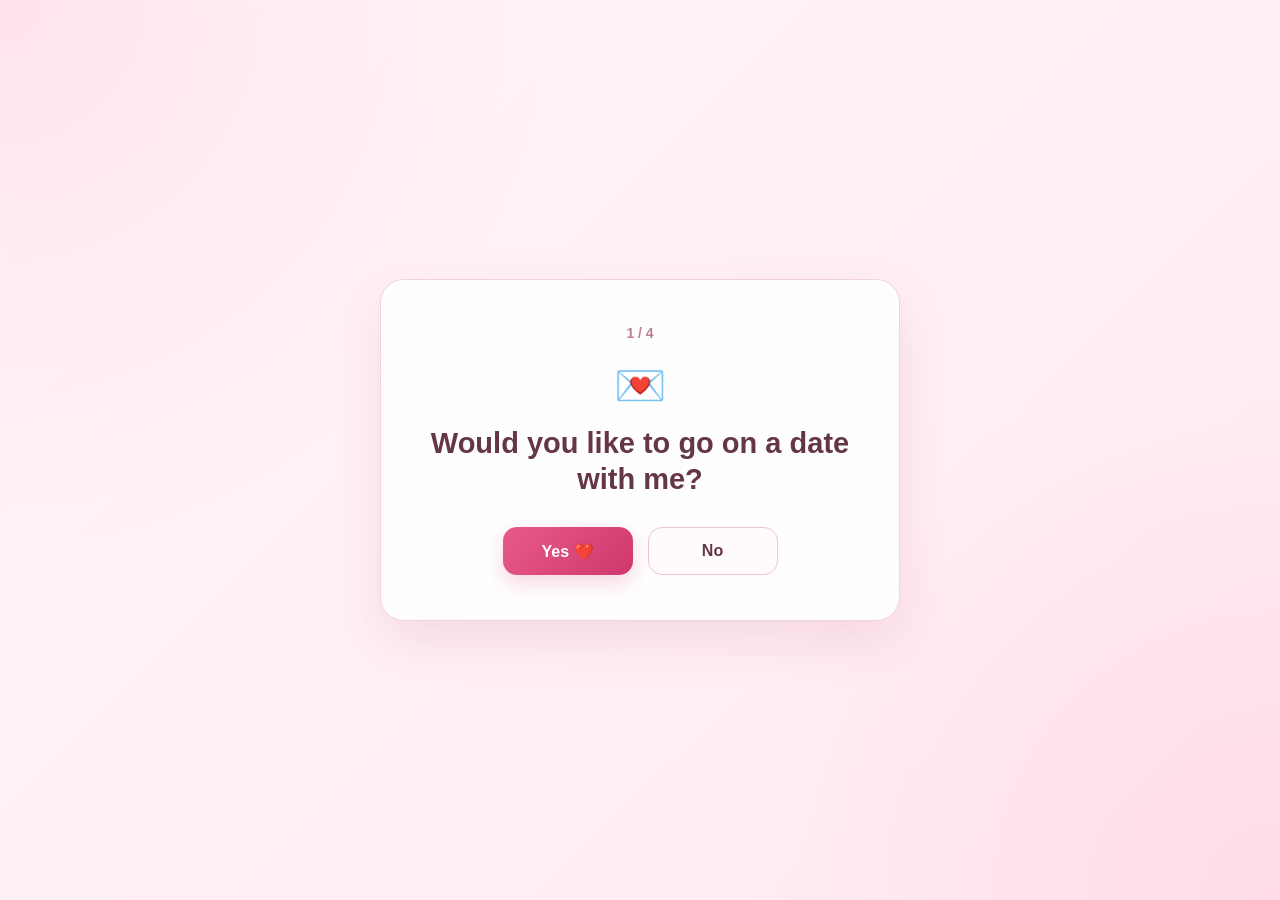
<file: index.html>
<!DOCTYPE html>
<html lang="en">
<head>
    <meta charset="UTF-8">
    <meta name="viewport" content="width=device-width, initial-scale=1.0">
    <title>One Little Question ❤️</title>
    <link rel="stylesheet" href="style.css">
</head>

<body>

<main class="card">

    <div class="step">1 / 4</div>

    <div class="emoji">💌</div>

    <h1>Would you like to go on a date with me?</h1>

    <div class="buttons">

        <a href="date.html" class="btn yes-btn">
            Yes ❤️
        </a>

        <button id="noButton" class="btn no-btn">
            No
        </button>

    </div>

</main>


<script>

// The "No" button escapes the cursor and eventually disappears.

const noButton = document.getElementById("noButton");

let attempts = 0;

function escapeButton(event) {

    event.preventDefault();

    attempts++;

    // After several attempts, hide the button completely.
    if (attempts >= 10) {

        noButton.style.opacity = "0";
        noButton.style.transform = "scale(0)";

        setTimeout(() => {
            noButton.style.display = "none";
        }, 400);

        return;
    }

    // Move the button to a random position.
    const x = (Math.random() - 0.5) * 300;
    const y = (Math.random() - 0.5) * 200;

    // Make the button slightly smaller after every attempt.
    const scale = Math.max(0.35, 1 - attempts * 0.07);

    noButton.style.transform =
        `translate(${x}px, ${y}px) scale(${scale})`;
}

noButton.addEventListener("mouseenter", escapeButton);

noButton.addEventListener(
    "touchstart",
    escapeButton,
    { passive: false }
);

noButton.addEventListener("click", escapeButton);

</script>

</body>
</html>
</file>
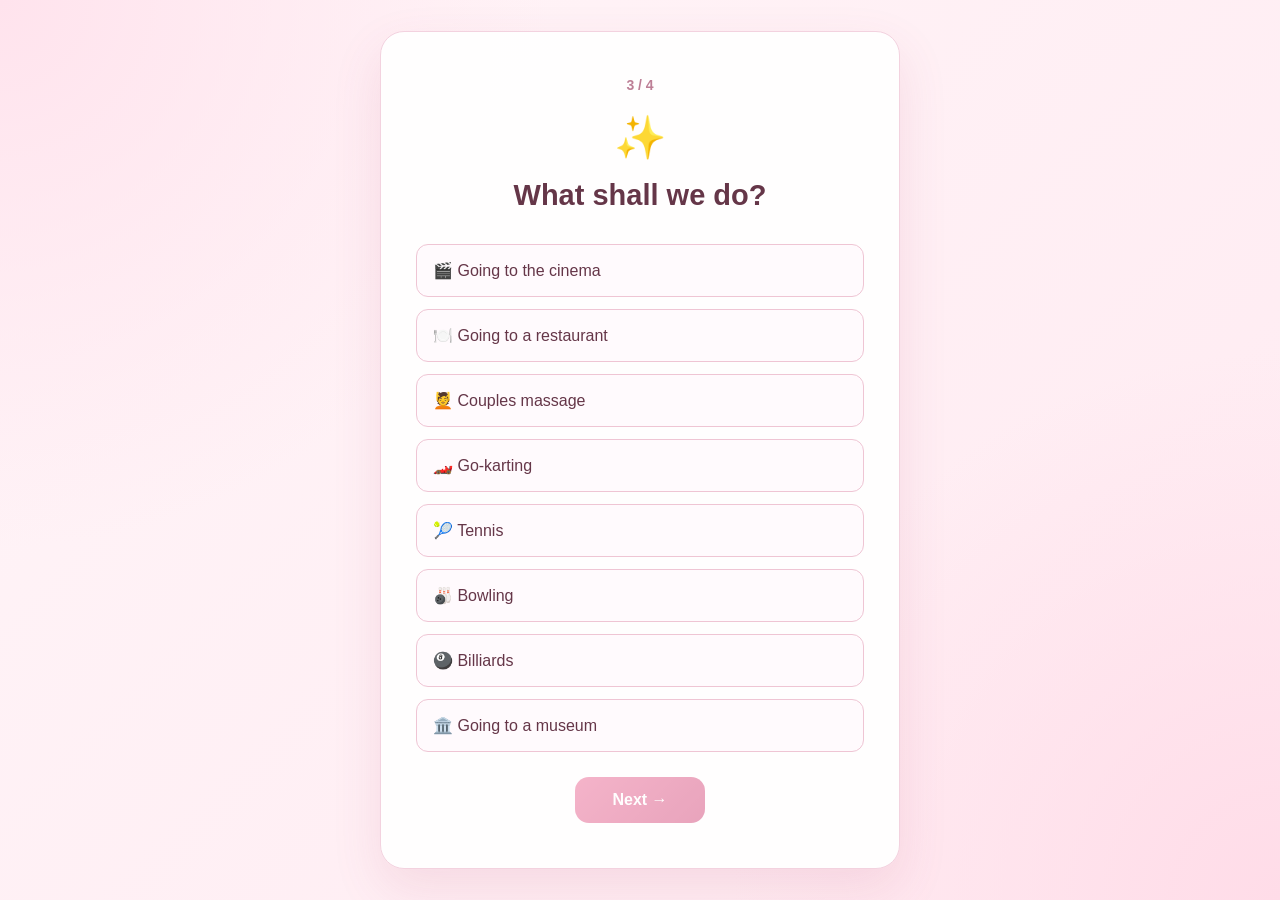
<file: activity.html>
<!DOCTYPE html>
<html lang="en">
<head>
    <meta charset="UTF-8">
    <meta name="viewport" content="width=device-width, initial-scale=1.0">
    <title>What Shall We Do? ❤️</title>
    <link rel="stylesheet" href="style.css">
</head>

<body>

<main class="card">

    <div class="step">3 / 4</div>

    <div class="emoji">✨</div>

    <h1>What shall we do?</h1>

    <div class="activity-options">

        <button
            class="activity-btn"
            data-activity="Going to the cinema"
        >
            🎬 Going to the cinema
        </button>

        <button
            class="activity-btn"
            data-activity="Going to a restaurant"
        >
            🍽️ Going to a restaurant
        </button>

        <button
            class="activity-btn"
            data-activity="Couples massage"
        >
            💆 Couples massage
        </button>

        <button
            class="activity-btn"
            data-activity="Go-karting"
        >
            🏎️ Go-karting
        </button>

        <button
            class="activity-btn"
            data-activity="Tennis"
        >
            🎾 Tennis
        </button>

        <button
            class="activity-btn"
            data-activity="Bowling"
        >
            🎳 Bowling
        </button>

        <button
            class="activity-btn"
            data-activity="Billiards"
        >
            🎱 Billiards
        </button>

        <button
            class="activity-btn"
            data-activity="Going to a museum"
        >
            🏛️ Going to a museum
        </button>

    </div>

    <button
        id="activityNext"
        class="btn next-btn"
        disabled
    >
        Next →
    </button>

</main>


<script>

// Get all activity buttons and the Next button.
const activityButtons =
    document.querySelectorAll(".activity-btn");

const nextButton =
    document.getElementById("activityNext");


// Handle activity selection.
activityButtons.forEach(button => {

    button.addEventListener("click", () => {

        // Remove the selected state from all buttons.
        activityButtons.forEach(item => {
            item.classList.remove("selected");
        });

        // Highlight the selected activity.
        button.classList.add("selected");

        // Store the selected activity.
        sessionStorage.setItem(
            "selectedActivity",
            button.dataset.activity
        );

        // Enable the Next button.
        nextButton.disabled = false;
    });

});


// Go to the final page.
nextButton.addEventListener("click", () => {

    if (nextButton.disabled) {
        return;
    }

    window.location.href =
        "result.html";
});

</script>

</body>
</html>
</file>
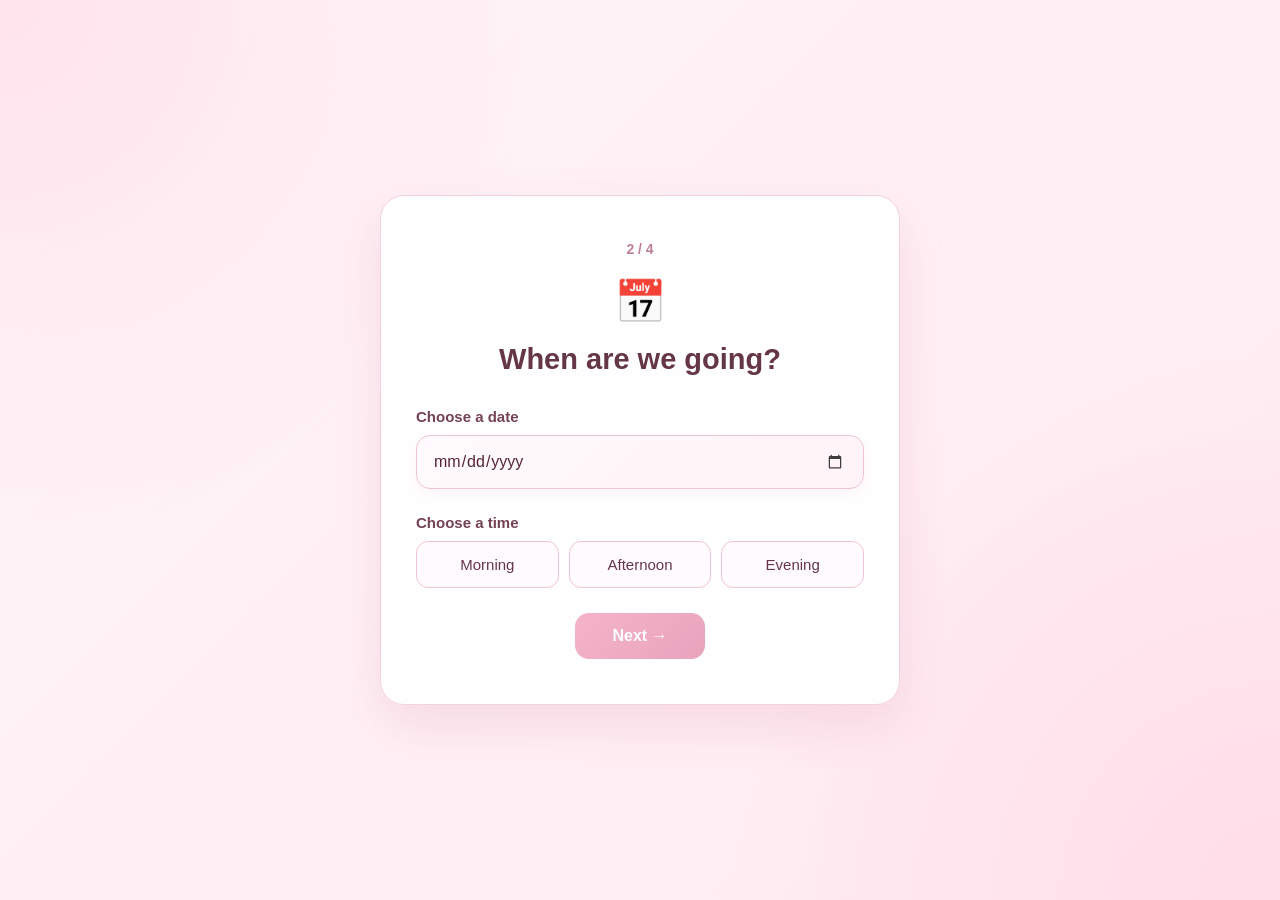
<file: date.html>
<!DOCTYPE html>
<html lang="en">
<head>
    <meta charset="UTF-8">
    <meta name="viewport" content="width=device-width, initial-scale=1.0">
    <title>When? ❤️</title>
    <link rel="stylesheet" href="style.css">
</head>

<body>

<main class="card">

    <div class="step">2 / 4</div>

    <div class="emoji">📅</div>

    <h1>When are we going?</h1>

    <label class="label" for="dateInput">
        Choose a date
    </label>

    <input
        type="date"
        id="dateInput"
        class="date-input"
    >

    <label class="label">
        Choose a time
    </label>

    <div class="time-options">

        <button
            type="button"
            class="time-btn"
            data-time="Morning"
        >
            Morning
        </button>

        <button
            type="button"
            class="time-btn"
            data-time="Afternoon"
        >
            Afternoon
        </button>

        <button
            type="button"
            class="time-btn"
            data-time="Evening"
        >
            Evening
        </button>

    </div>

    <button
        id="dateNext"
        class="btn next-btn"
        disabled
    >
        Next →
    </button>

</main>


<script>

// Get page elements.
const dateInput = document.getElementById("dateInput");
const timeButtons = document.querySelectorAll(".time-btn");
const nextButton = document.getElementById("dateNext");


// Get today's date in YYYY-MM-DD format.
const now = new Date();

const year = now.getFullYear();

const month = String(
    now.getMonth() + 1
).padStart(2, "0");

const day = String(
    now.getDate()
).padStart(2, "0");

const today = `${year}-${month}-${day}`;


// Prevent selecting a date in the past.
dateInput.min = today;


// Handle time selection.
timeButtons.forEach(button => {

    button.addEventListener("click", () => {

        timeButtons.forEach(item => {
            item.classList.remove("selected");
        });

        button.classList.add("selected");

        sessionStorage.setItem(
            "selectedTime",
            button.dataset.time
        );

        checkForm();
    });

});


// Handle date selection.
dateInput.addEventListener("change", () => {

    // Extra protection against selecting a past date.
    if (dateInput.value < today) {

        dateInput.value = "";

        sessionStorage.removeItem(
            "selectedDate"
        );

        checkForm();

        return;
    }

    sessionStorage.setItem(
        "selectedDate",
        dateInput.value
    );

    checkForm();
});


// Enable the Next button only when both
// date and time have been selected.
function checkForm() {

    const date = dateInput.value;

    const time =
        sessionStorage.getItem("selectedTime");

    nextButton.disabled =
        !(date && time);
}


// Go to the activity selection page.
nextButton.addEventListener("click", () => {

    if (nextButton.disabled) {
        return;
    }

    window.location.href =
        "activity.html";
});

</script>

</body>
</html>
</file>
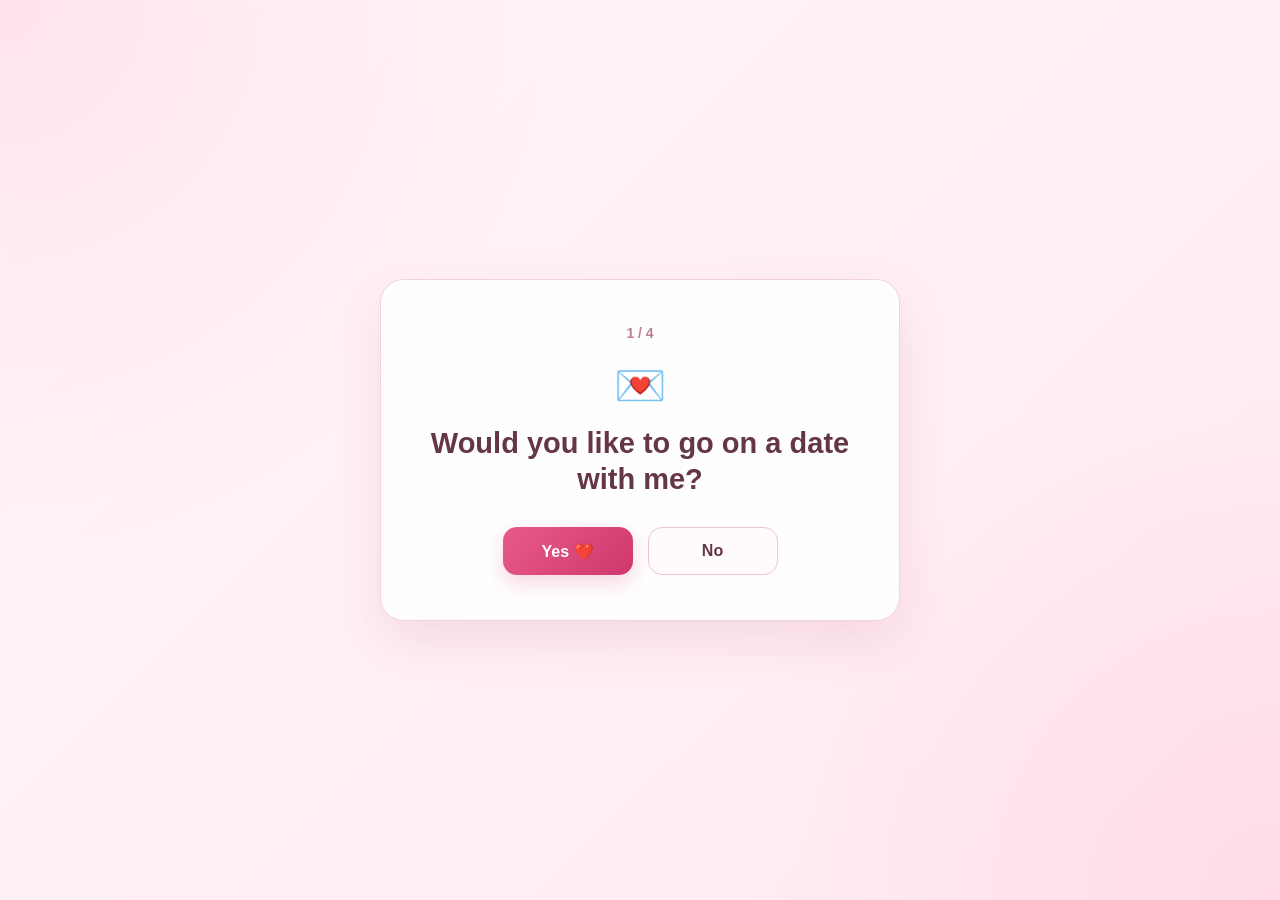
<file: result.html>
<!DOCTYPE html>
<html lang="en">
<head>
    <meta charset="UTF-8">
    <meta name="viewport" content="width=device-width, initial-scale=1.0">
    <title>Our Date ❤️</title>
    <link rel="stylesheet" href="style.css">
</head>

<body>

<main class="card result-card">

    <div class="step">4 / 4</div>

    <div class="emoji">❤️</div>

    <h1>Congratulations ❤️</h1>

    <p class="result-text">
        Our date is officially planned!
    </p>

    <div class="summary">

        <div>
            <span>📅</span>
            <strong id="summaryDate"></strong>
        </div>

        <div>
            <span>🕐</span>
            <strong id="summaryTime"></strong>
        </div>

        <div>
            <span>✨</span>
            <strong id="summaryActivity"></strong>
        </div>

    </div>

    <p class="small-text">
        The date is officially planned 😉
    </p>

</main>


<script>

// Get the selected values from the previous steps.
const date =
    sessionStorage.getItem("selectedDate");

const time =
    sessionStorage.getItem("selectedTime");

const activity =
    sessionStorage.getItem("selectedActivity");


// Prevent direct access to the final page
// without completing the previous steps.
if (!date || !time || !activity) {

    window.location.href = "index.html";

} else {

    // Convert the selected date into a readable format.
    const dateObject =
        new Date(date + "T00:00:00");

    const formattedDate =
        dateObject.toLocaleDateString(
            "en-US",
            {
                day: "numeric",
                month: "long",
                year: "numeric"
            }
        );


    // Display the selected date.
    document.getElementById(
        "summaryDate"
    ).textContent = formattedDate;


    // Display the selected time.
    document.getElementById(
        "summaryTime"
    ).textContent = time;


    // Display the selected activity.
    document.getElementById(
        "summaryActivity"
    ).textContent = activity;


    // Send the selected information to PHP.
    // The PHP script stores it in dates.csv.
    const formData = new FormData();

    formData.append("date", date);
    formData.append("time", time);
    formData.append("activity", activity);


    fetch("save.php", {
        method: "POST",
        body: formData
    })
    .then(response => {

        if (!response.ok) {
            throw new Error(
                "Could not save the result"
            );
        }

        return response.text();

    })
    .then(data => {

        console.log(
            "Result saved:",
            data
        );

    })
    .catch(error => {

        console.error(
            "Could not save the result:",
            error
        );

    });

}

</script>

</body>
</html>
</file>
<file: style.css>
/* =========================
   General page styles
   ========================= */

* {
    box-sizing: border-box;
}

body {
    margin: 0;
    min-height: 100vh;

    display: flex;
    align-items: center;
    justify-content: center;

    padding: 20px;

    font-family:
        -apple-system,
        BlinkMacSystemFont,
        "Segoe UI",
        sans-serif;

    background:
        radial-gradient(
            circle at top left,
            #ffe3ed,
            transparent 35%
        ),
        radial-gradient(
            circle at bottom right,
            #ffdce8,
            transparent 35%
        ),
        linear-gradient(
            135deg,
            #fff5f8,
            #ffeaf1
        );

    color: #542536;
}


/* =========================
   Main card
   ========================= */

.card {
    width: 100%;
    max-width: 520px;

    padding: 45px 35px;

    background: rgba(255, 255, 255, 0.95);

    border: 1px solid #f3d2df;
    border-radius: 24px;

    box-shadow:
        0 20px 50px rgba(180, 65, 105, 0.12);

    text-align: center;

    animation: appear 0.5s ease;
}


/* =========================
   Step indicator
   ========================= */

.step {
    margin-bottom: 20px;

    color: #bd7f96;

    font-size: 14px;
    font-weight: 600;
}


/* =========================
   Emoji
   ========================= */

.emoji {
    margin-bottom: 15px;

    font-size: 42px;
}


/* =========================
   Headings
   ========================= */

h1 {
    margin: 0 0 30px;

    color: #653648;

    font-size: 29px;
    line-height: 1.25;
}


/* =========================
   Buttons
   ========================= */

.buttons {
    display: flex;
    justify-content: center;
    gap: 15px;

    position: relative;
}

.btn {
    display: inline-flex;
    align-items: center;
    justify-content: center;

    min-width: 130px;

    padding: 14px 25px;

    border: none;
    border-radius: 14px;

    font-family: inherit;
    font-size: 16px;
    font-weight: 600;

    text-decoration: none;

    cursor: pointer;

    transition:
        transform 0.2s ease,
        box-shadow 0.2s ease,
        opacity 0.2s ease;
}


/* Yes button */

.yes-btn,
.next-btn {
    color: white;

    background:
        linear-gradient(
            135deg,
            #e95b8b,
            #ce376d
        );

    box-shadow:
        0 8px 20px rgba(210, 55, 108, 0.2);
}

.yes-btn:hover,
.next-btn:hover:not(:disabled) {
    transform: translateY(-2px);

    box-shadow:
        0 10px 25px rgba(210, 55, 108, 0.28);
}


/* No button */

.no-btn {
    color: #653648;

    background: #fffafd;

    border: 1px solid #efc5d4;

    transition:
        transform 0.2s ease,
        opacity 0.4s ease;
}


/* Disabled button */

.btn:disabled {
    opacity: 0.45;

    cursor: not-allowed;

    box-shadow: none;
}


/* =========================
   Labels
   ========================= */

.label {
    display: block;

    margin: 0 0 10px;

    color: #744255;

    font-size: 15px;
    font-weight: 600;

    text-align: left;
}


/* =========================
   Date input
   ========================= */

.date-input {
    width: 100%;

    padding: 14px 16px;

    margin-bottom: 25px;

    border: 1px solid #efc5d4;
    border-radius: 14px;

    background:
        linear-gradient(
            135deg,
            #fffafd,
            #fff3f7
        );

    color: #542536;

    font-size: 16px;
    font-family: inherit;

    cursor: pointer;

    box-shadow:
        0 4px 12px rgba(210, 70, 115, 0.06);

    transition:
        border-color 0.2s ease,
        box-shadow 0.2s ease,
        background 0.2s ease;
}

.date-input:hover {
    border-color: #df6f98;

    background:
        linear-gradient(
            135deg,
            #fff8fb,
            #ffeef4
        );
}

.date-input:focus {
    outline: none;

    border-color: #d94f7e;

    box-shadow:
        0 0 0 4px rgba(217, 79, 126, 0.12);
}

.date-input::-webkit-calendar-picker-indicator {
    cursor: pointer;

    opacity: 0.75;

    padding: 4px;

    border-radius: 6px;

    transition: 0.2s ease;
}

.date-input::-webkit-calendar-picker-indicator:hover {
    opacity: 1;

    background:
        rgba(217, 79, 126, 0.1);
}


/* =========================
   Time selection
   ========================= */

.time-options {
    display: grid;

    grid-template-columns:
        repeat(3, 1fr);

    gap: 10px;

    margin-bottom: 25px;
}

.time-btn {
    padding: 14px 10px;

    border: 1px solid #efc5d4;
    border-radius: 12px;

    background: #fffafd;

    color: #653648;

    font-family: inherit;
    font-size: 15px;

    cursor: pointer;

    transition: 0.2s ease;
}

.time-btn:hover {
    border-color: #df6f98;
}

.time-btn.selected {
    border-color: #d94f7e;

    background:
        linear-gradient(
            135deg,
            #e95b8b,
            #ce376d
        );

    color: white;

    box-shadow:
        0 6px 15px rgba(210, 55, 108, 0.18);
}


/* =========================
   Activity selection
   ========================= */

.activity-options {
    display: grid;

    gap: 12px;

    margin-bottom: 25px;
}

.activity-btn {
    width: 100%;

    padding: 16px;

    border: 1px solid #efc5d4;
    border-radius: 12px;

    background: #fffafd;

    color: #653648;

    font-family: inherit;
    font-size: 16px;

    text-align: left;

    cursor: pointer;

    transition: 0.2s ease;
}

.activity-btn:hover {
    border-color: #df6f98;
}

.activity-btn.selected {
    border-color: #d94f7e;

    background:
        linear-gradient(
            135deg,
            #e95b8b,
            #ce376d
        );

    color: white;

    box-shadow:
        0 6px 15px rgba(210, 55, 108, 0.18);
}


/* =========================
   Result page
   ========================= */

.result-card h1 {
    margin-bottom: 20px;
}

.result-text {
    margin-bottom: 25px;

    color: #744255;

    font-size: 18px;
    line-height: 1.6;
}

.summary {
    display: grid;

    gap: 12px;

    margin: 25px 0;
}

.summary div {
    display: flex;
    align-items: center;

    gap: 12px;

    padding: 15px;

    border-radius: 12px;

    background:
        linear-gradient(
            135deg,
            #fff5f8,
            #ffeaf1
        );

    border: 1px solid #f5d3df;

    text-align: left;
}

.summary span {
    font-size: 22px;
}

.summary strong {
    color: #633347;
}

.small-text {
    color: #bd7f96;

    font-size: 14px;
}


/* =========================
   Animation
   ========================= */

@keyframes appear {

    from {
        opacity: 0;

        transform:
            translateY(15px);
    }

    to {
        opacity: 1;

        transform:
            translateY(0);
    }
}


/* =========================
   Mobile layout
   ========================= */

@media (max-width: 500px) {

    .card {
        padding: 35px 22px;
    }

    h1 {
        font-size: 25px;
    }

    .buttons {
        flex-direction: column;
    }

    .btn {
        width: 100%;
    }

    .time-options {
        grid-template-columns: 1fr;
    }
}
</file>
